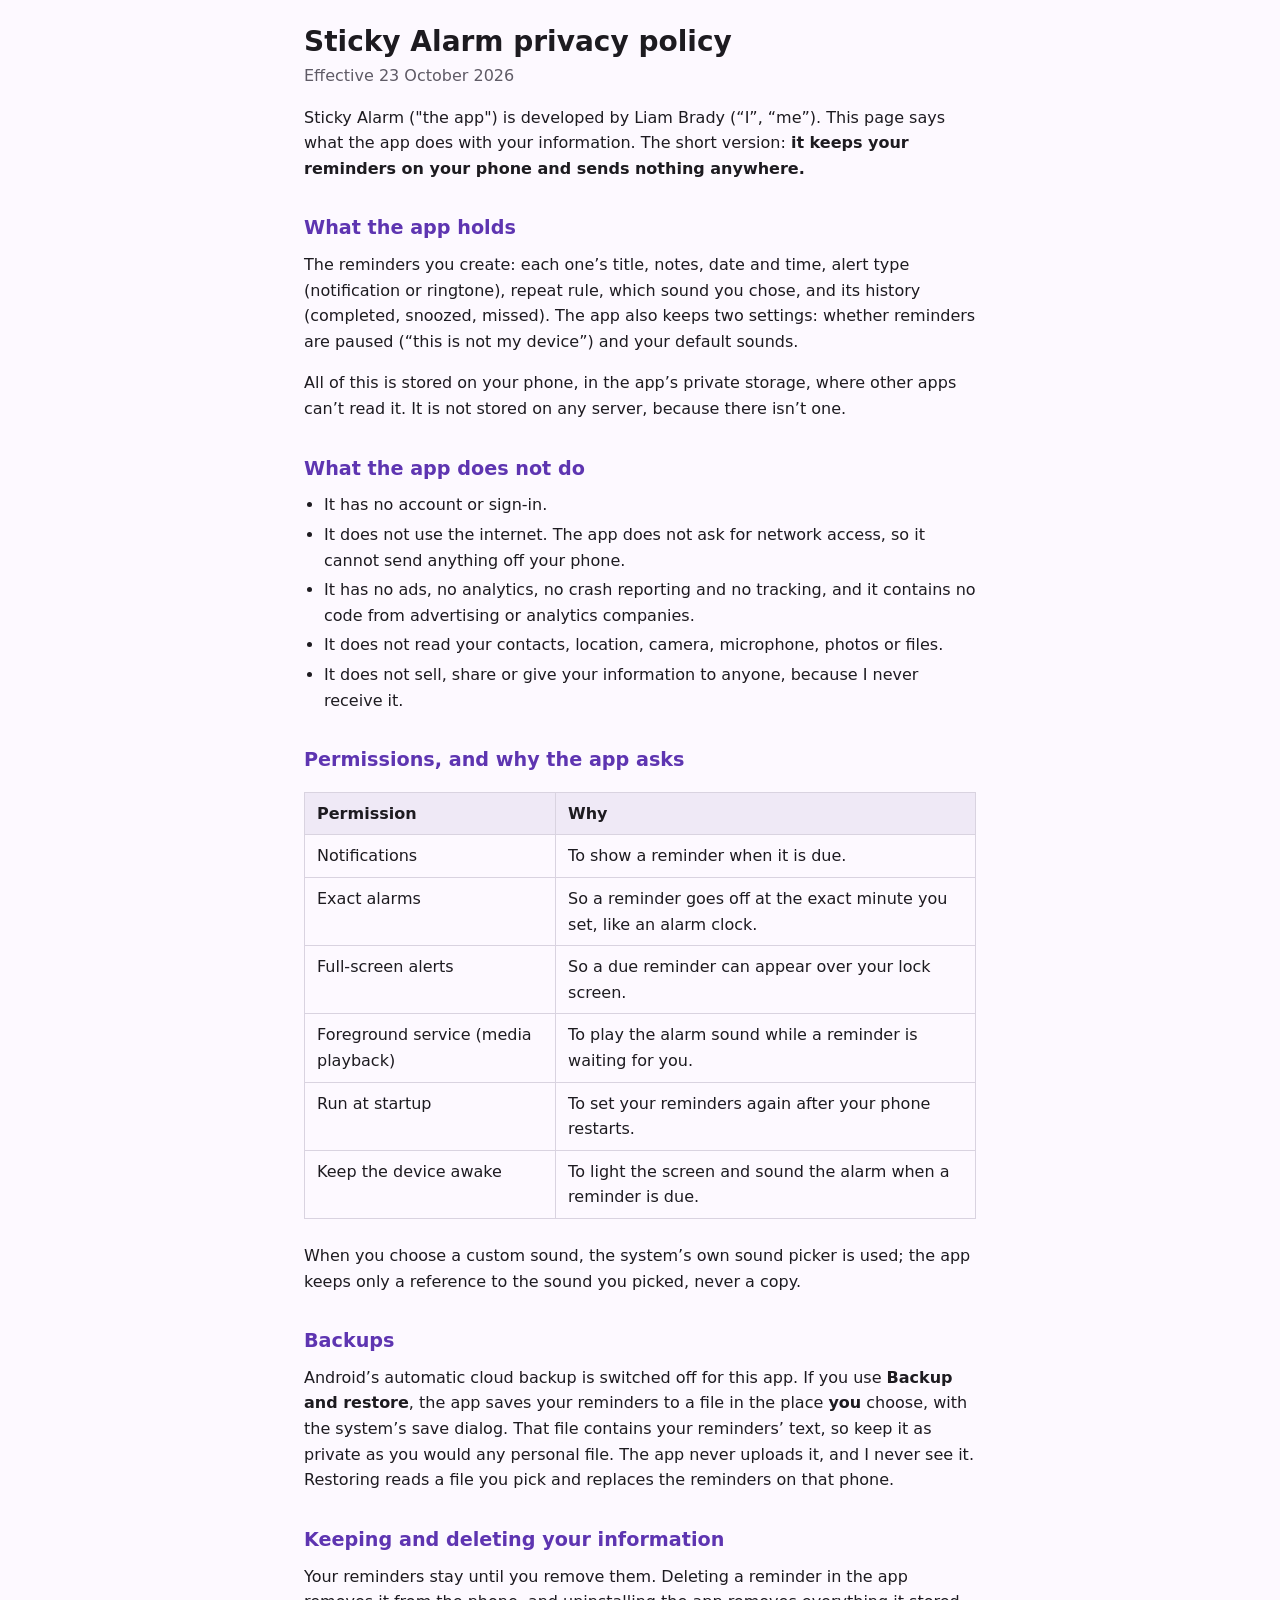
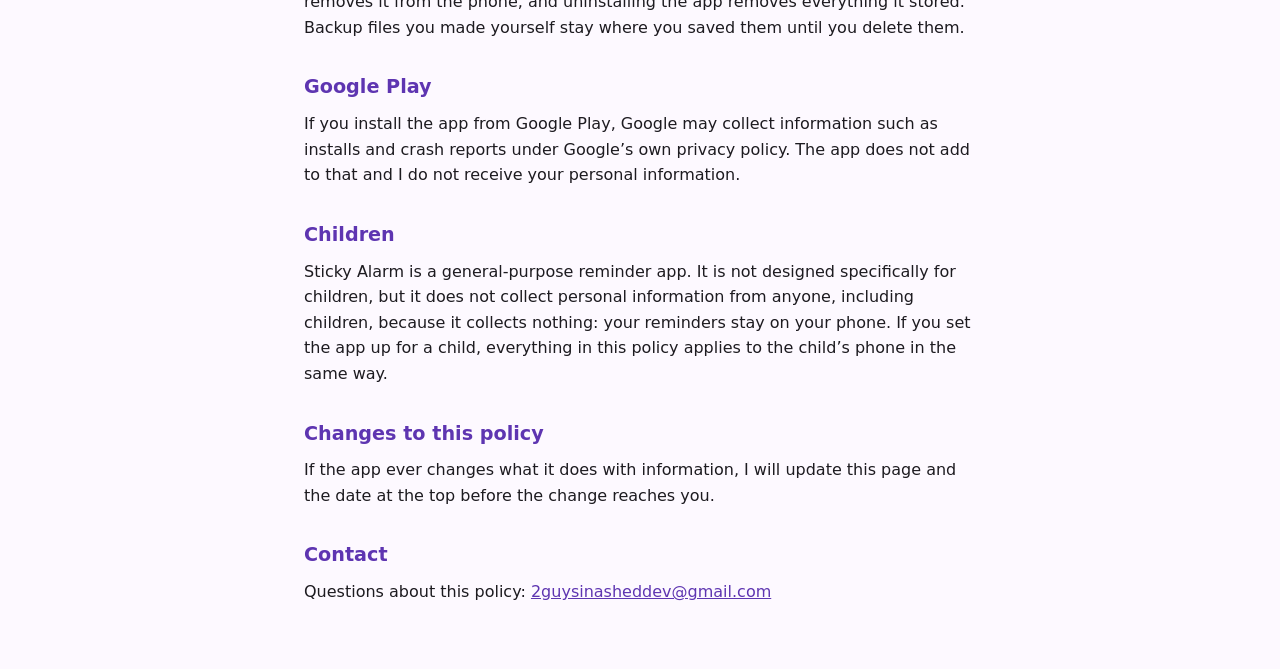
<file: docs/pp/sticky_alarm_pp.html>
<!DOCTYPE html>
<html lang="en-GB">
<head>
<meta charset="utf-8">
<meta name="viewport" content="width=device-width, initial-scale=1">
<title>Sticky Alarm privacy policy</title>
<meta name="description" content="What the Sticky Alarm Android app does with your information: it keeps your reminders on your phone and sends nothing anywhere.">
<!-- The only copy of the privacy policy. Upload this file to the website; change the effective date when the text changes. -->
<style>
  :root {
    --bg: #fdf9ff;
    --text: #1d1b20;
    --muted: #5f5b66;
    --accent: #5e35b1;
    --rule: #d9d3e0;
    --head-bg: #efe9f6;
  }
  @media (prefers-color-scheme: dark) {
    :root {
      --bg: #141218;
      --text: #e6e0e9;
      --muted: #b0aab8;
      --accent: #cfbcff;
      --rule: #3a3640;
      --head-bg: #26222d;
    }
  }
  html { background: var(--bg); }
  body {
    margin: 0 auto;
    padding: 1.5rem 1rem 3rem;
    max-width: 42rem;
    color: var(--text);
    font: 1rem/1.6 system-ui, -apple-system, "Segoe UI", Roboto, sans-serif;
  }
  h1 { font-size: 1.75rem; line-height: 1.25; margin: 0 0 0.25rem; }
  h2 { font-size: 1.2rem; margin: 2rem 0 0.5rem; color: var(--accent); }
  p, ul { margin: 0.5rem 0 1rem; }
  ul { padding-left: 1.25rem; }
  li { margin: 0.25rem 0; }
  .effective { color: var(--muted); margin-top: 0; }
  a { color: var(--accent); }
  .table-wrap { overflow-x: auto; }
  table { border-collapse: collapse; width: 100%; margin: 0.5rem 0 1rem; }
  th, td { text-align: left; padding: 0.5rem 0.75rem; border: 1px solid var(--rule); vertical-align: top; }
  th { background: var(--head-bg); }
</style>
</head>
<body>
<main>

<h1>Sticky Alarm privacy policy</h1>
<p class="effective">Effective 23 October 2026</p>

<p>Sticky Alarm ("the app") is developed by Liam Brady (&ldquo;I&rdquo;, &ldquo;me&rdquo;). This page says what the app does with your information. The short version: <strong>it keeps your reminders on your phone and sends nothing anywhere.</strong></p>

<h2>What the app holds</h2>

<p>The reminders you create: each one&rsquo;s title, notes, date and time, alert type (notification or ringtone), repeat rule, which sound you chose, and its history (completed, snoozed, missed). The app also keeps two settings: whether reminders are paused (&ldquo;this is not my device&rdquo;) and your default sounds.</p>

<p>All of this is stored on your phone, in the app&rsquo;s private storage, where other apps can&rsquo;t read it. It is not stored on any server, because there isn&rsquo;t one.</p>

<h2>What the app does not do</h2>

<ul>
  <li>It has no account or sign-in.</li>
  <li>It does not use the internet. The app does not ask for network access, so it cannot send anything off your phone.</li>
  <li>It has no ads, no analytics, no crash reporting and no tracking, and it contains no code from advertising or analytics companies.</li>
  <li>It does not read your contacts, location, camera, microphone, photos or files.</li>
  <li>It does not sell, share or give your information to anyone, because I never receive it.</li>
</ul>

<h2>Permissions, and why the app asks</h2>

<div class="table-wrap">
<table>
  <thead>
    <tr><th>Permission</th><th>Why</th></tr>
  </thead>
  <tbody>
    <tr><td>Notifications</td><td>To show a reminder when it is due.</td></tr>
    <tr><td>Exact alarms</td><td>So a reminder goes off at the exact minute you set, like an alarm clock.</td></tr>
    <tr><td>Full-screen alerts</td><td>So a due reminder can appear over your lock screen.</td></tr>
    <tr><td>Foreground service (media playback)</td><td>To play the alarm sound while a reminder is waiting for you.</td></tr>
    <tr><td>Run at startup</td><td>To set your reminders again after your phone restarts.</td></tr>
    <tr><td>Keep the device awake</td><td>To light the screen and sound the alarm when a reminder is due.</td></tr>
  </tbody>
</table>
</div>

<p>When you choose a custom sound, the system&rsquo;s own sound picker is used; the app keeps only a reference to the sound you picked, never a copy.</p>

<h2>Backups</h2>

<p>Android&rsquo;s automatic cloud backup is switched off for this app. If you use <strong>Backup and restore</strong>, the app saves your reminders to a file in the place <strong>you</strong> choose, with the system&rsquo;s save dialog. That file contains your reminders&rsquo; text, so keep it as private as you would any personal file. The app never uploads it, and I never see it. Restoring reads a file you pick and replaces the reminders on that phone.</p>

<h2>Keeping and deleting your information</h2>

<p>Your reminders stay until you remove them. Deleting a reminder in the app removes it from the phone, and uninstalling the app removes everything it stored. Backup files you made yourself stay where you saved them until you delete them.</p>

<h2>Google Play</h2>

<p>If you install the app from Google Play, Google may collect information such as installs and crash reports under Google&rsquo;s own privacy policy. The app does not add to that and I do not receive your personal information.</p>

<h2>Children</h2>

<p>Sticky Alarm is a general-purpose reminder app. It is not designed specifically for children, but it does not collect personal information from anyone, including children, because it collects nothing: your reminders stay on your phone. If you set the app up for a child, everything in this policy applies to the child&rsquo;s phone in the same way.</p>

<h2>Changes to this policy</h2>

<p>If the app ever changes what it does with information, I will update this page and the date at the top before the change reaches you.</p>

<h2>Contact</h2>

<p>Questions about this policy: <a href="mailto:2guysinasheddev@gmail.com">2guysinasheddev@gmail.com</a></p>

</main>
</body>
</html>
</file>
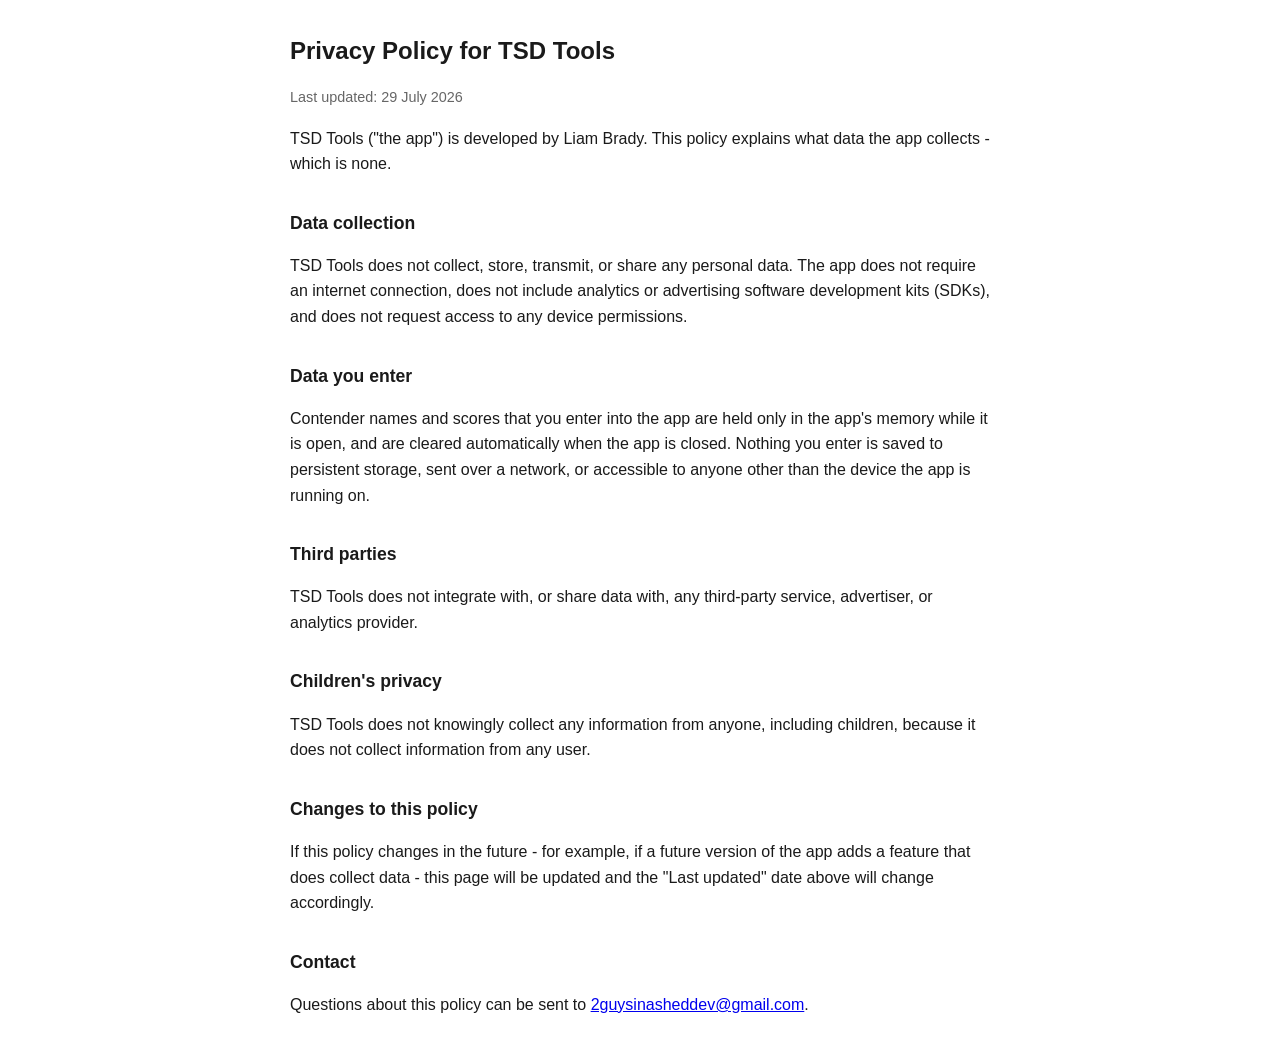
<file: docs/pp/tsd_tools_pp.html>
<!doctype html>
<html lang="en">
<head>
<meta charset="utf-8">
<meta name="viewport" content="width=device-width, initial-scale=1">
<title>TSD Tools - Privacy Policy</title>
<style>
  body {
    font-family: -apple-system, BlinkMacSystemFont, "Segoe UI", Roboto, Helvetica, Arial, sans-serif;
    max-width: 700px;
    margin: 2rem auto;
    padding: 0 1.25rem;
    line-height: 1.6;
    color: #1a1a1a;
  }
  h1 { font-size: 1.5rem; }
  h2 { font-size: 1.1rem; margin-top: 2rem; }
  .updated { color: #666; font-size: 0.9rem; }
  @media (prefers-color-scheme: dark) {
    body { color: #e5e5e5; background: #121212; }
    .updated { color: #999; }
  }
</style>
</head>
<body>

<h1>Privacy Policy for TSD Tools</h1>
<p class="updated">Last updated: 29 July 2026</p>

<p>
  TSD Tools ("the app") is developed by Liam Brady.
  This policy explains what data the app collects - which is none.
</p>

<h2>Data collection</h2>
<p>
  TSD Tools does not collect, store, transmit, or share any personal
  data. The app does not require an internet connection, does not
  include analytics or advertising software development kits (SDKs),
  and does not request access to any device permissions.
</p>

<h2>Data you enter</h2>
<p>
  Contender names and scores that you enter into the app are held only
  in the app's memory while it is open, and are cleared automatically
  when the app is closed. Nothing you enter is saved to persistent
  storage, sent over a network, or accessible to anyone other than the
  device the app is running on.
</p>

<h2>Third parties</h2>
<p>
  TSD Tools does not integrate with, or share data with, any
  third-party service, advertiser, or analytics provider.
</p>

<h2>Children's privacy</h2>
<p>
  TSD Tools does not knowingly collect any information from anyone,
  including children, because it does not collect information from
  any user.
</p>

<h2>Changes to this policy</h2>
<p>
  If this policy changes in the future - for example, if a future
  version of the app adds a feature that does collect data - this
  page will be updated and the "Last updated" date above will change
  accordingly.
</p>

<h2>Contact</h2>
<p>
  Questions about this policy can be sent to <a href="mailto:"2guysinasheddev@gmail.com">2guysinasheddev@gmail.com</a>.
</p>

</body>
</html>
</file>
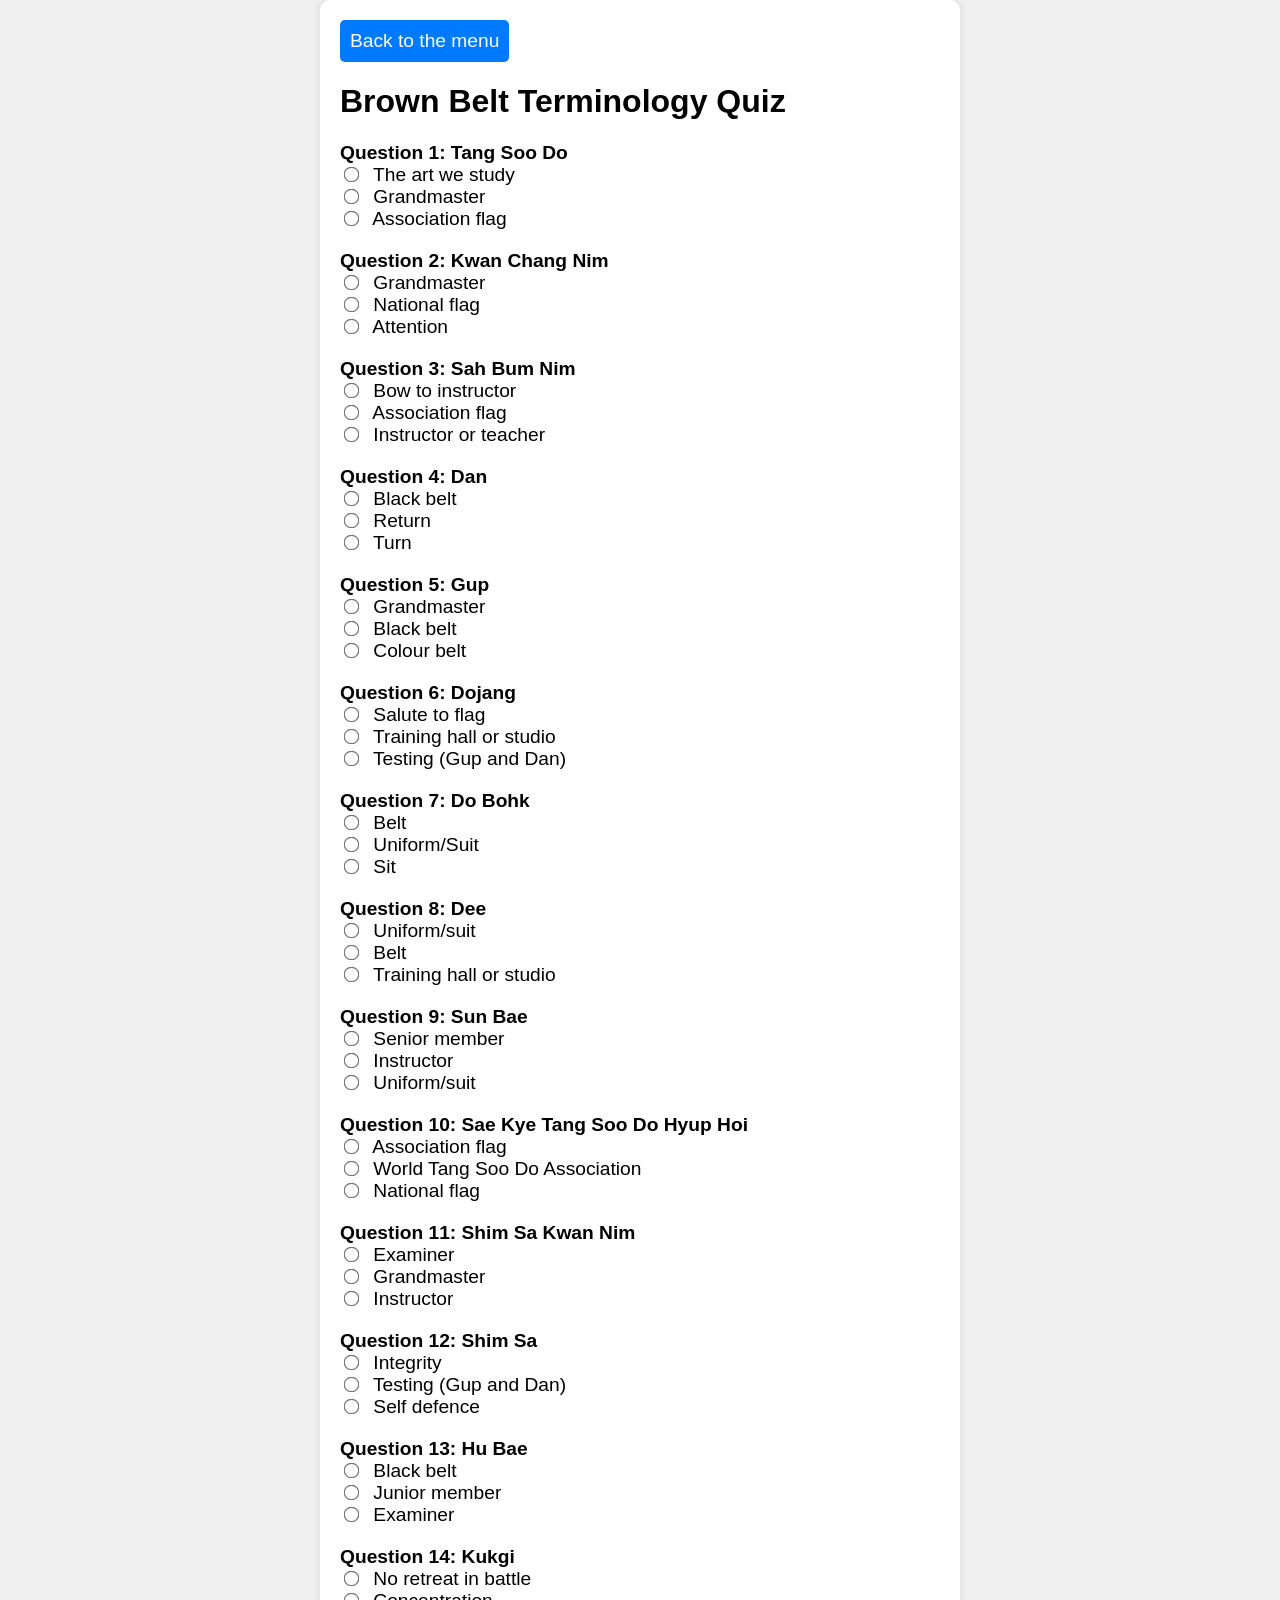
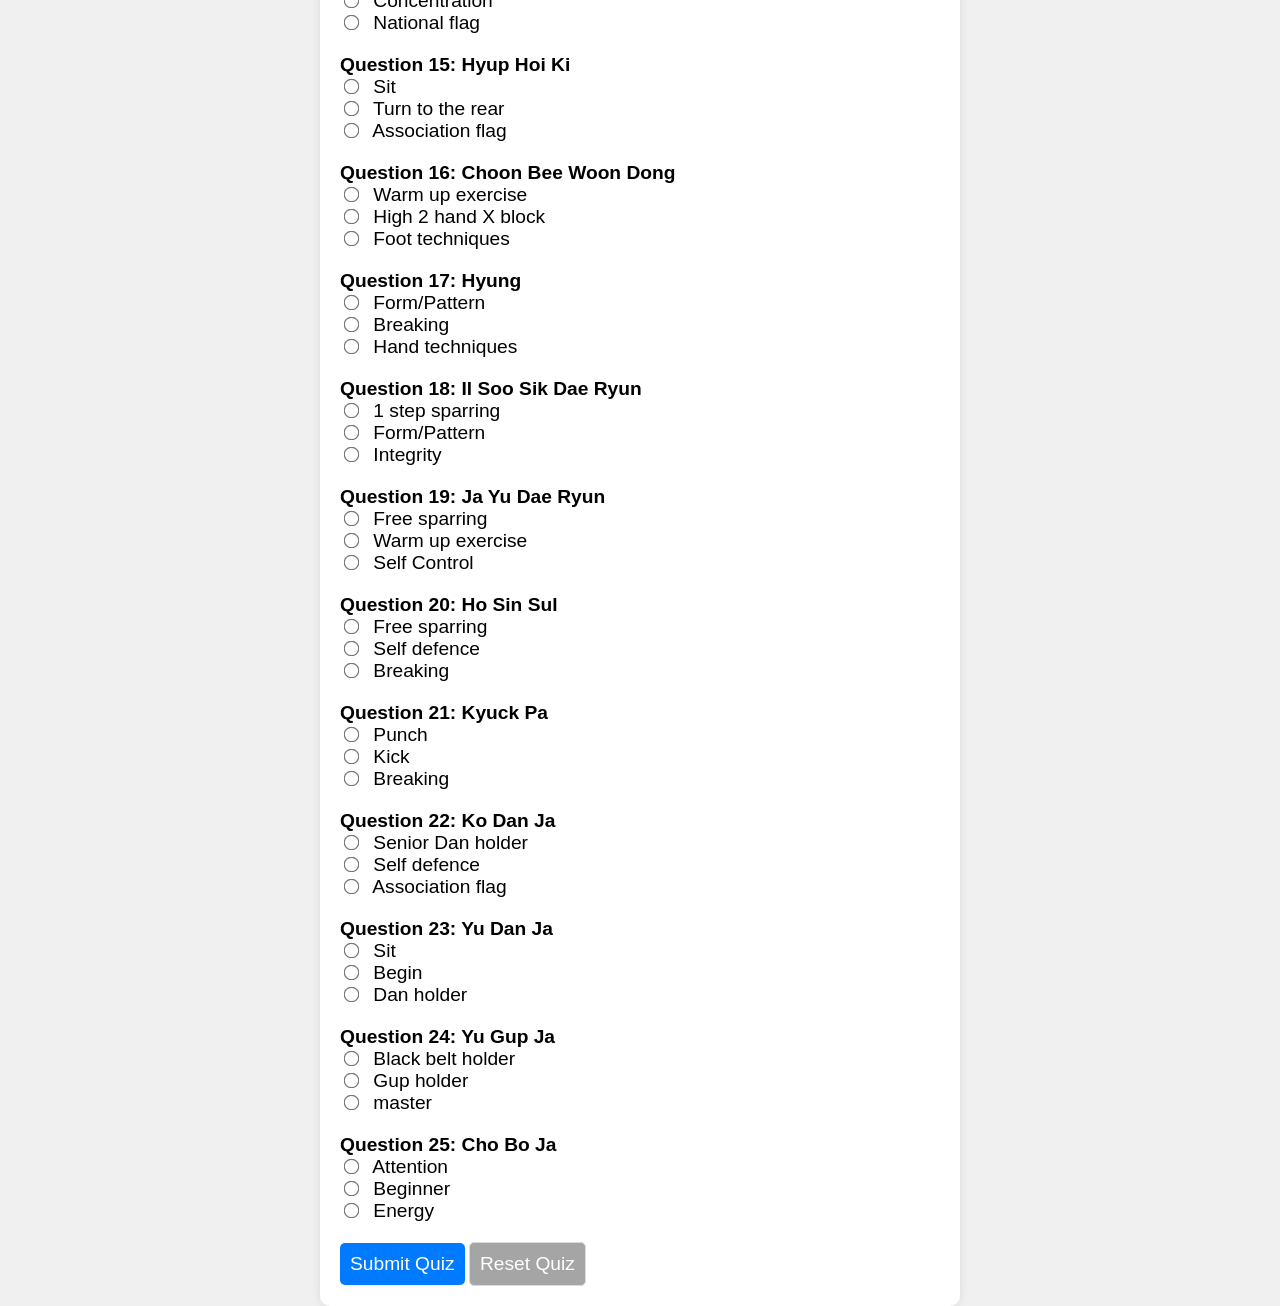
<file: docs/quiz/BB_Quiz/BB.html>
<!DOCTYPE html>
<html lang="en">
<head>
    <meta charset="UTF-8">
    <meta name="viewport" content="width=device-width, initial-scale=1.0">
    <link rel="stylesheet" href="../quiz_style.css">
    <script type="module" src="../gup_quiz.js"></script>
    <script type="module" src="BB.js"></script>
    <title>Brown Belt Terminology Quiz</title>
</head>
<body>
    <div class="quiz-container">
        <button id="back">Back to the menu</button>
        <h1 id = "title"></h1>
        <div id="quiz"></div>
        <button id="submit">Submit Quiz</button>
        <button id="reset">Reset Quiz</button>
        <div id="results"></div>
    </div>
</body>
</html>
</file>
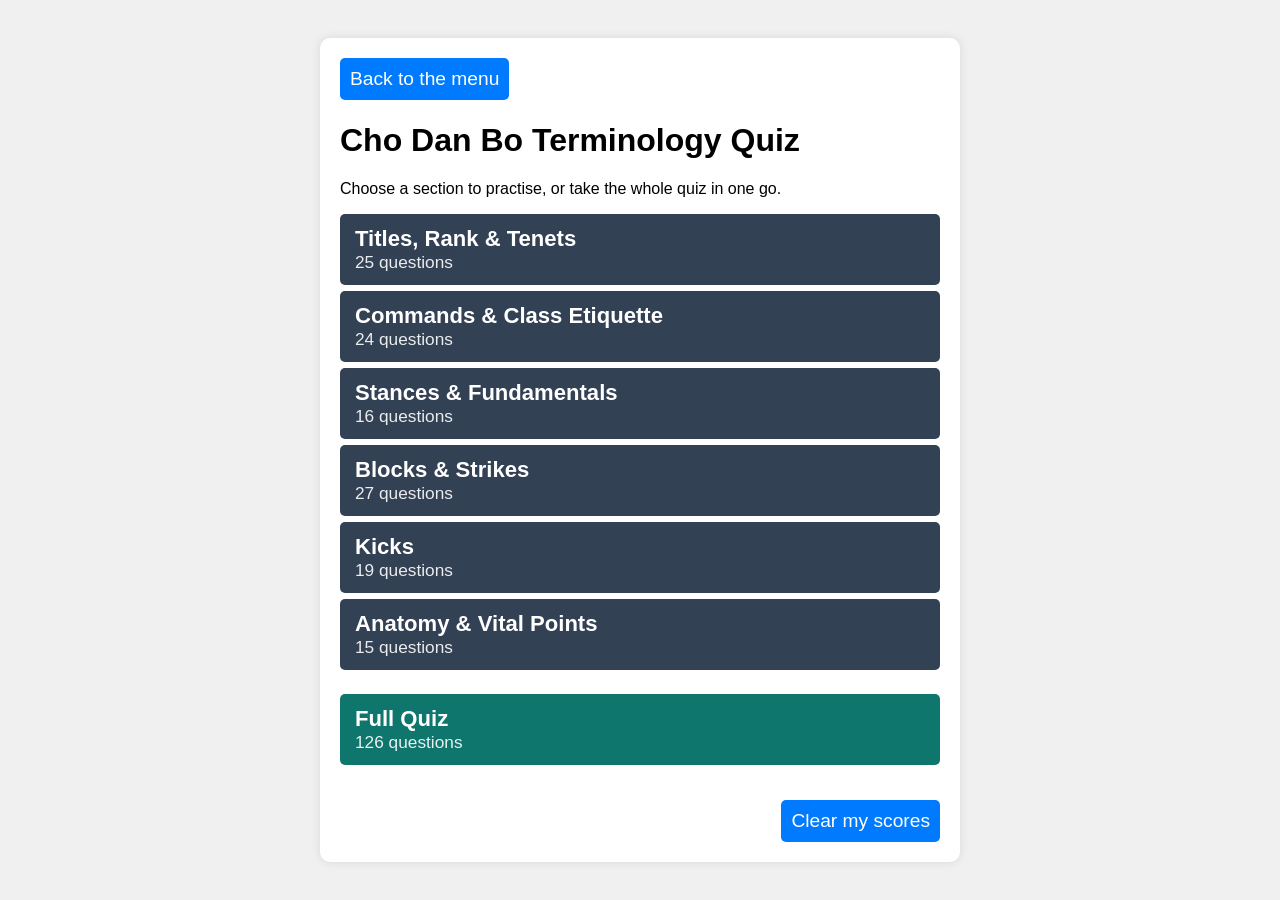
<file: docs/quiz/CDB_Quiz/CDB.html>
<!DOCTYPE html>
<html lang="en">
<head>
    <meta charset="UTF-8">
    <meta name="viewport" content="width=device-width, initial-scale=1.0">
    <link rel="stylesheet" href="../quiz_style.css">
    <script type="module" src="CDB_menu.js"></script>
    <script type="module" src="CDB.js"></script>
    <title>Cho Dan Bo Terminology Quiz</title>
</head>
<body>
    <div class="quiz-container">
        <div class="nav-bar">
            <button id="back">Back to the menu</button>
        </div>
        <h1 id = "title"></h1>
        <div id="category-select"></div>
        <button id="reset-data" class="reset-data-button">Clear my scores</button>
    </div>
</body>
</html>
</file>
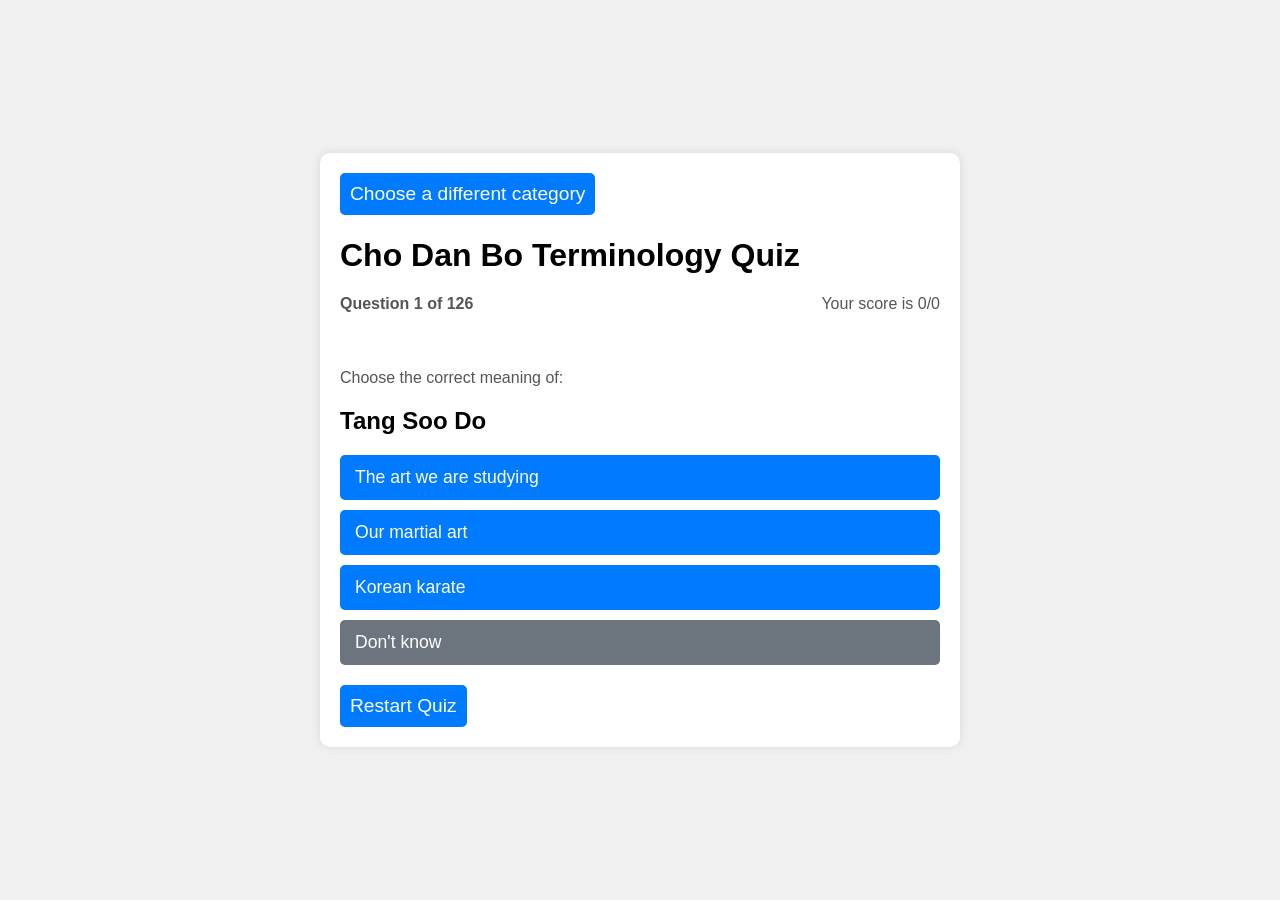
<file: docs/quiz/CDB_Quiz/CDB_quiz.html>
<!DOCTYPE html>
<html lang="en">
<head>
    <meta charset="UTF-8">
    <meta name="viewport" content="width=device-width, initial-scale=1.0">
    <link rel="stylesheet" href="../quiz_style.css">
    <script type="module" src="../sequential_quiz.js"></script>
    <script type="module" src="CDB_quiz.js"></script>
    <title>Cho Dan Bo Terminology Quiz</title>
</head>
<body>
    <div class="quiz-container">
        <div class="nav-bar">
            <button id="change-category">Choose a different category</button>
        </div>
        <h1 id = "title"></h1>
        <div class="progress-row">
            <span id="progress" class="progress"></span>
            <span id="score" class="score-tracker"></span>
        </div>
        <div id="feedback"></div>
        <div id="quiz"></div>
        <div id="results"></div>
        <button id="reset">Restart Quiz</button>
    </div>
</body>
</html>
</file>
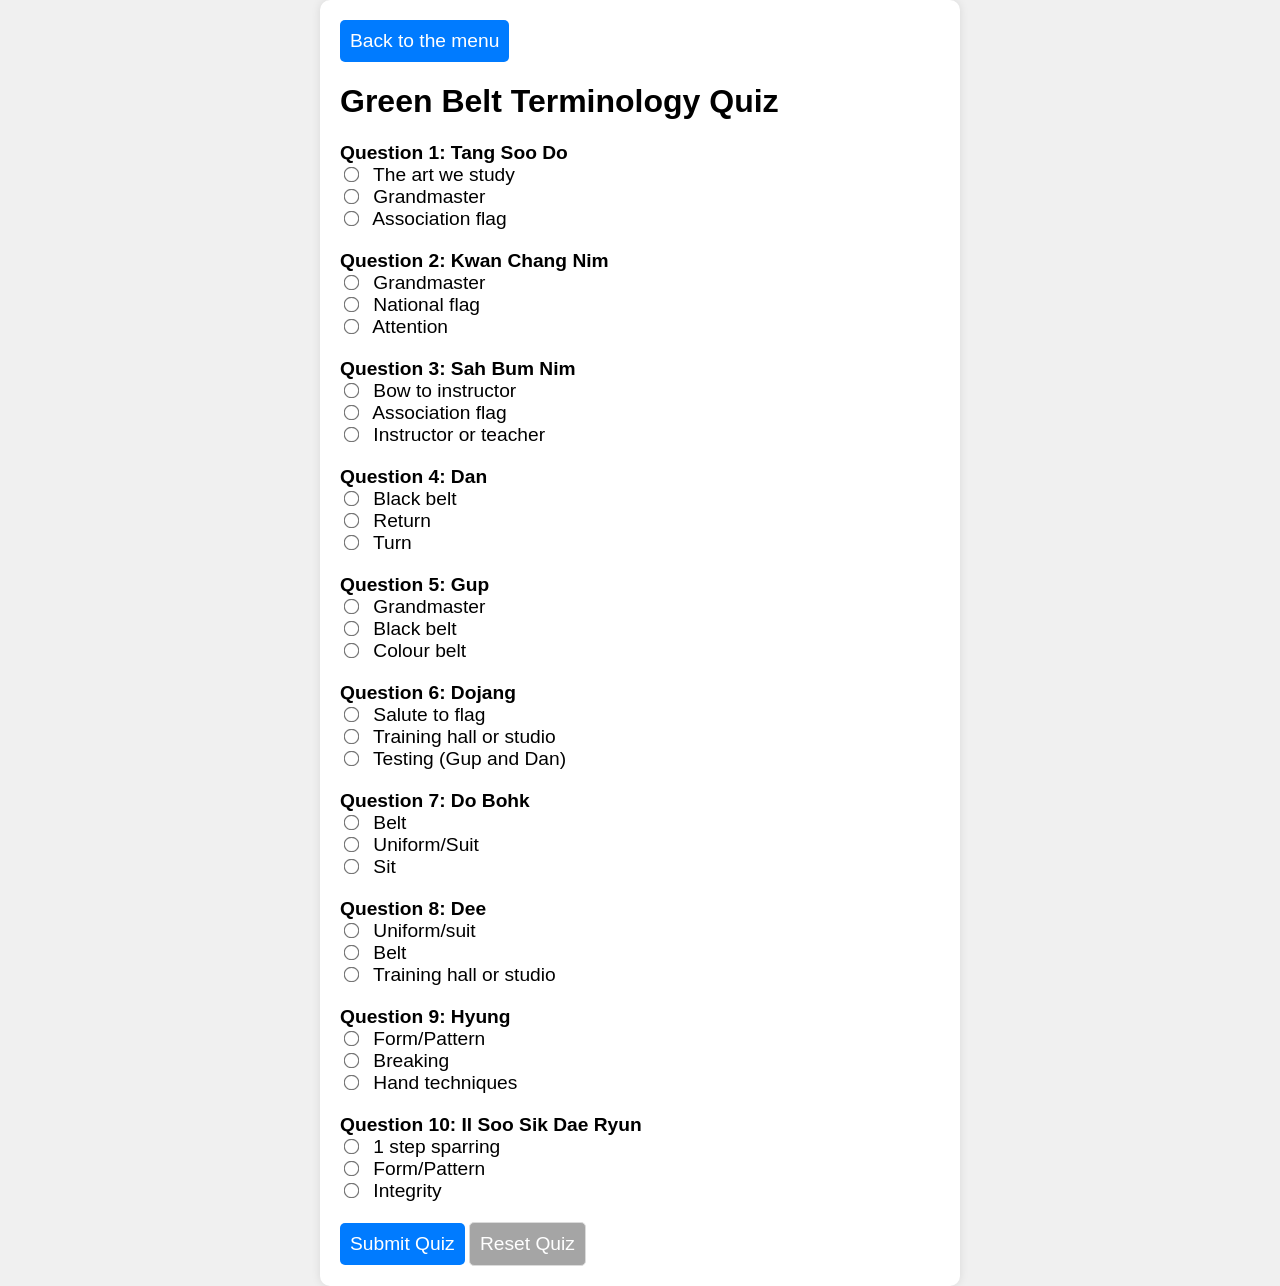
<file: docs/quiz/GB_Quiz/GB.html>
<!DOCTYPE html>
<html lang="en">
<head>
    <meta charset="UTF-8">
    <meta name="viewport" content="width=device-width, initial-scale=1.0">
    <link rel="stylesheet" href="../quiz_style.css">
    <script type="module" src="../gup_quiz.js"></script>
    <script type="module" src="GB.js"></script>
    <title>Green Belt Terminology Quiz</title>
</head>
<body>
    <div class="quiz-container">
        <button id="back">Back to the menu</button>
        <h1 id = "title"></h1>
        <div id="quiz"></div>
        <button id="submit">Submit Quiz</button>
        <button id="reset">Reset Quiz</button>
        <div id="results"></div>
    </div>
</body>
</html>
</file>
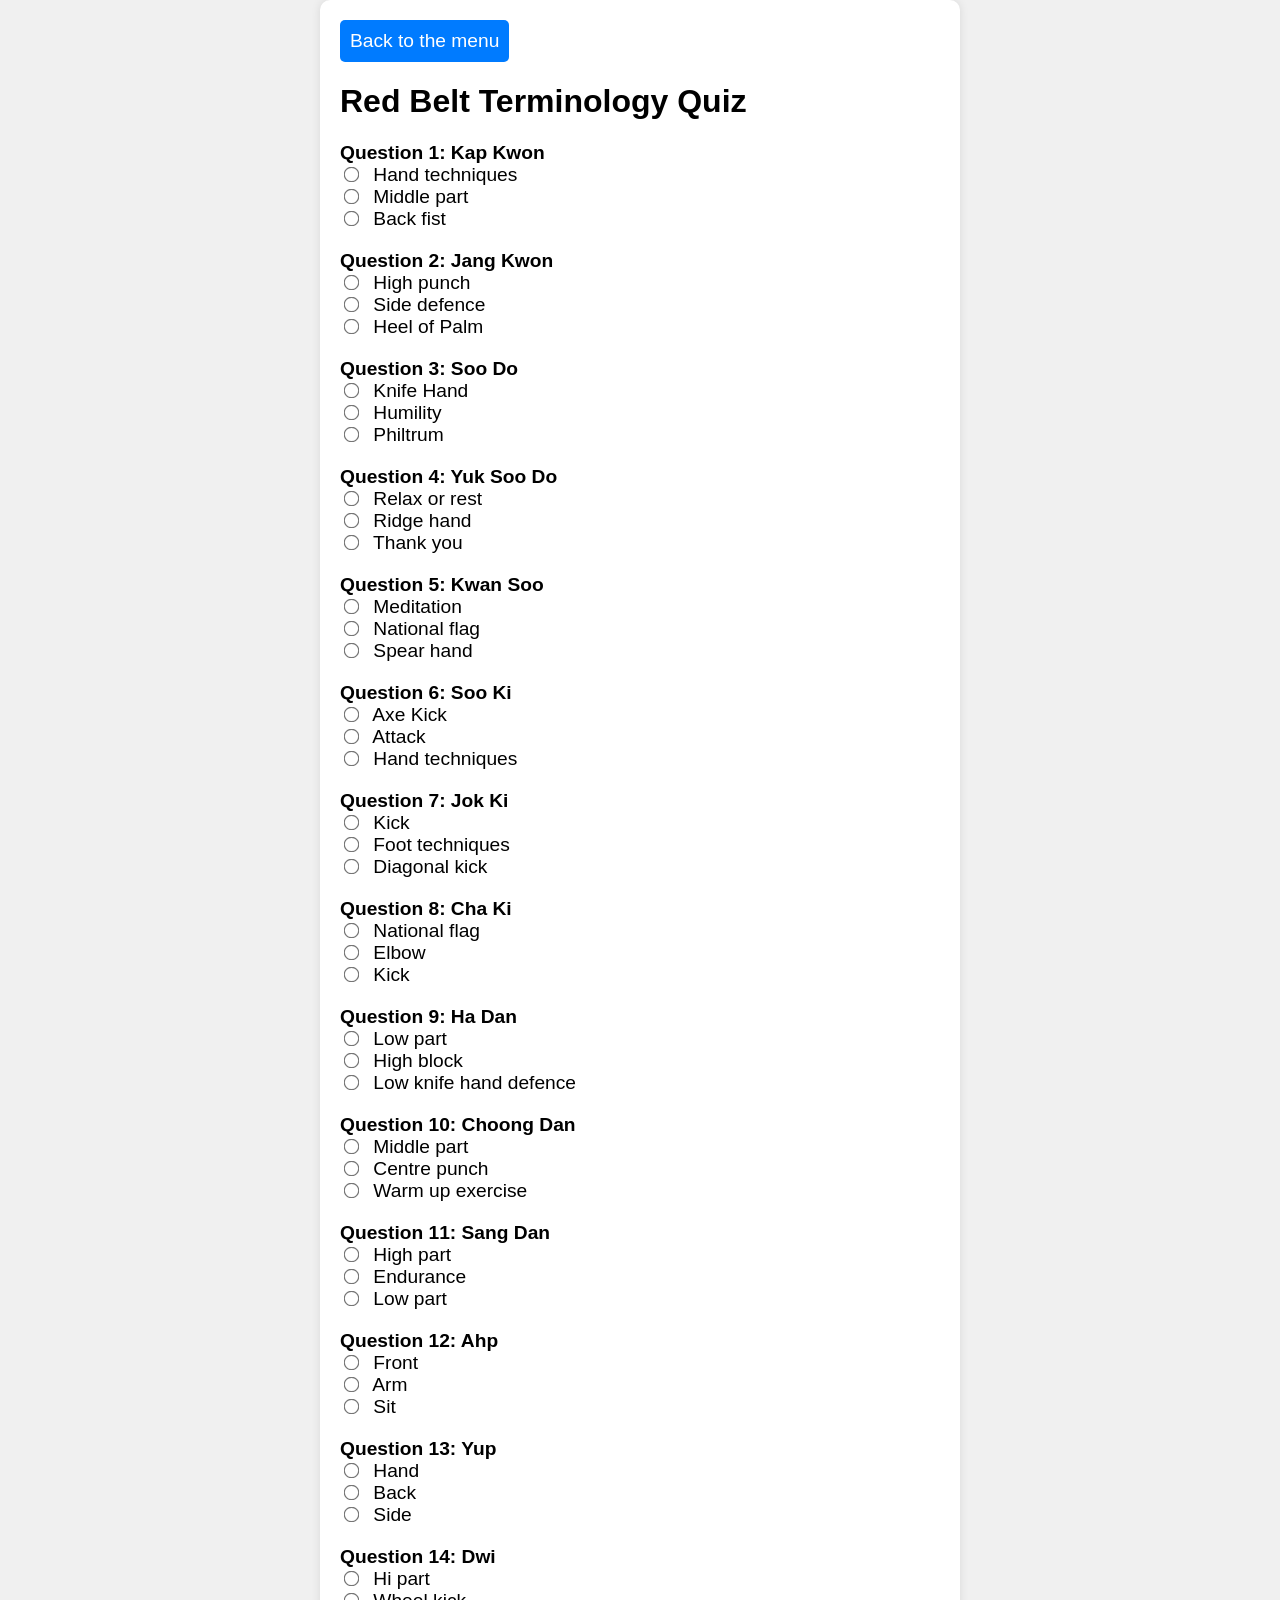
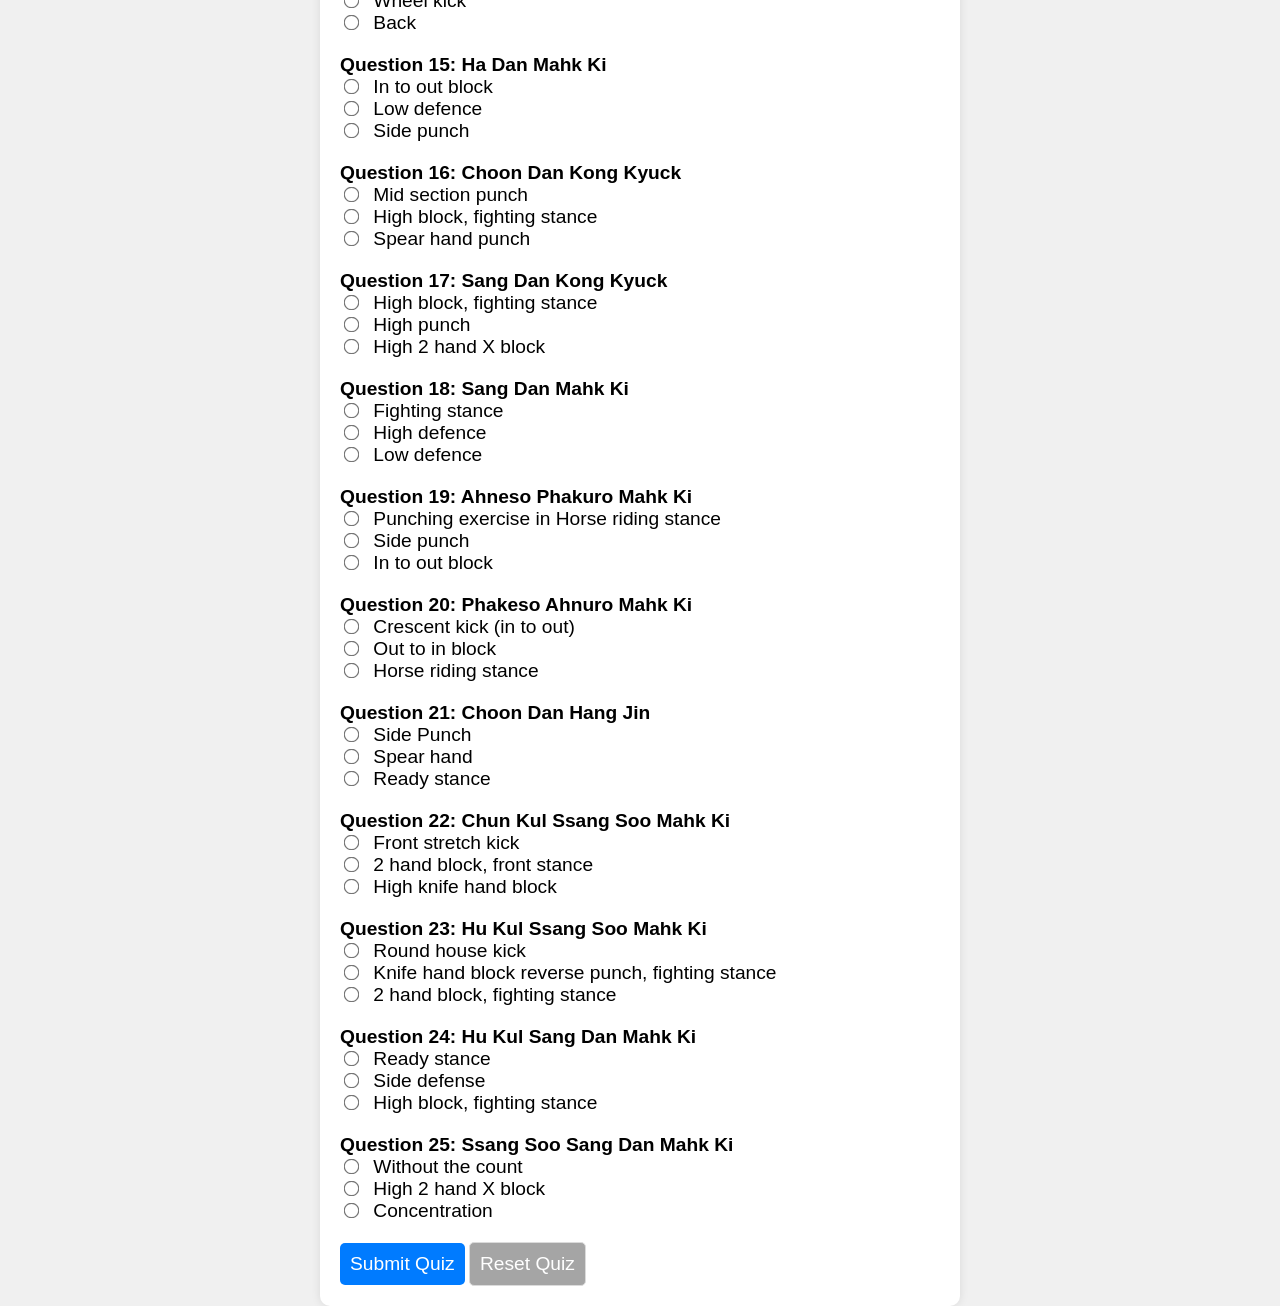
<file: docs/quiz/RB_Quiz/RB.html>
<!DOCTYPE html>
<html lang="en">
<head>
    <meta charset="UTF-8">
    <meta name="viewport" content="width=device-width, initial-scale=1.0">
    <link rel="stylesheet" href="../quiz_style.css">
    <script type="module" src="../gup_quiz.js"></script>
    <script type="module" src="RB.js"></script>
    <title>Red Belt Terminology Quiz</title>
</head>
<body>
    <div class="quiz-container">
        <button id="back">Back to the menu</button>
        <h1 id = "title"></h1>
        <div id="quiz"></div>
        <button id="submit">Submit Quiz</button>
        <button id="reset">Reset Quiz</button>
        <div id="results"></div>
    </div>
</body>
</html>
</file>
<file: docs/quiz/quiz_style.css>
body {
    font-family: Arial, sans-serif;
    background-color: #f0f0f0;
    display: flex;
    justify-content: center;
    align-items: center;
    min-height: 100vh;
    margin: 0;
    overflow-y: auto;
}

.quiz-container {
    background-color: #fff;
    padding: 20px;
    border-radius: 10px;
    box-shadow: 0 0 10px rgba(0, 0, 0, 0.1);
    width: 80%;
    max-width: 600px;
}

button {
    font-size: 1.2em;
    background-color: #007bff;
    color: #fff;
    border: none;
    padding: 10px;
    border-radius: 5px;
    cursor: pointer;
}

button:hover {
    background-color: #0056b3;
}

button:disabled {
    background-color: grey;  /* Grey out the button */
    color: white;           /* Text color */
    border: 1px solid #ccc; /* Optional: lighter border */
    cursor: not-allowed;    /* Show a "not allowed" cursor */
    opacity: 0.7;           /* Slight transparency */
}

.question {
    margin-bottom: 20px;
}

.question-prompt {
    font-weight: normal;
    color: #555;
    margin-bottom: 4px;
}

.correct {
    color: green;
}

.incorrect {
    color: red;
}

.dont-know-feedback {
    color: #555;
}

a {
    display: block;
    margin: 20px;
    padding: 10px;
    text-decoration: none;
    color: white;
    background-color: #007BFF;
    border-radius: 5px;
    width: fit-content;
    margin-left: auto;
    margin-right: auto;
}

a:hover {
    background-color: #0056b3;
}

label {
    font-size: 1.2em; /* Scales the quesionText */
}

.quiz-container input[type="radio"] {
    transform: scale(1.2); /* Scales the button */
    margin-right: 10px; /* Add spacing between button and text */
}

.progress-row {
    display: flex;
    justify-content: space-between;
    align-items: baseline;
    margin-bottom: 10px;
}

.progress {
    font-weight: bold;
    color: #555;
}

#feedback p {
    font-size: 1.1em;
}

.score-tracker {
    color: #555;
}

.feedback-placeholder {
    visibility: hidden;
}

.options {
    display: flex;
    flex-direction: column;
    gap: 10px;
    margin-top: 15px;
}

.answer-option {
    display: block;
    width: 100%;
    font-size: 1.1em;
    text-align: left;
    background-color: #007bff;
    color: #fff;
    border: none;
    padding: 12px 15px;
    border-radius: 5px;
    cursor: pointer;
    box-sizing: border-box;
}

.answer-option:hover {
    background-color: #0056b3;
}

.answer-option.dont-know {
    background-color: #6c757d;
}

.answer-option.dont-know:hover {
    background-color: #545b62;
}

.nav-bar {
    display: flex;
    gap: 10px;
    flex-wrap: wrap;
    justify-content: flex-start;
    margin-bottom: 15px;
}

.category-list {
    display: flex;
    flex-direction: column;
    gap: 6px;
    margin-top: 15px;
}

.category-option {
    position: relative;
    display: flex;
    flex-direction: column;
    align-items: flex-start;
    width: 100%;
    text-align: left;
    background-color: #334155;
    color: #fff;
    border: none;
    padding: 12px 15px;
    border-radius: 5px;
    cursor: pointer;
    box-sizing: border-box;
    overflow: hidden;
}

.score-bar {
    position: absolute;
    left: 0;
    right: 0;
    bottom: 0;
    height: 8px;
    display: flex;
}

.score-bar-correct {
    background-color: #28a745;
}

.score-bar-remaining {
    background-color: #dc3545;
}

.category-option:hover {
    background-color: #1e293b;
}

.category-option.full-quiz-option {
    background-color: #0f766e;
    margin-top: 18px;
}

.category-option.full-quiz-option:hover {
    background-color: #115e59;
}

.category-name {
    font-size: 1.15em;
    font-weight: bold;
}

.category-meta {
    font-size: 0.9em;
    opacity: 0.9;
}

.reset-data-button {
    display: block;
    width: fit-content;
    margin-top: 35px;
    margin-left: auto;
}
</file>
